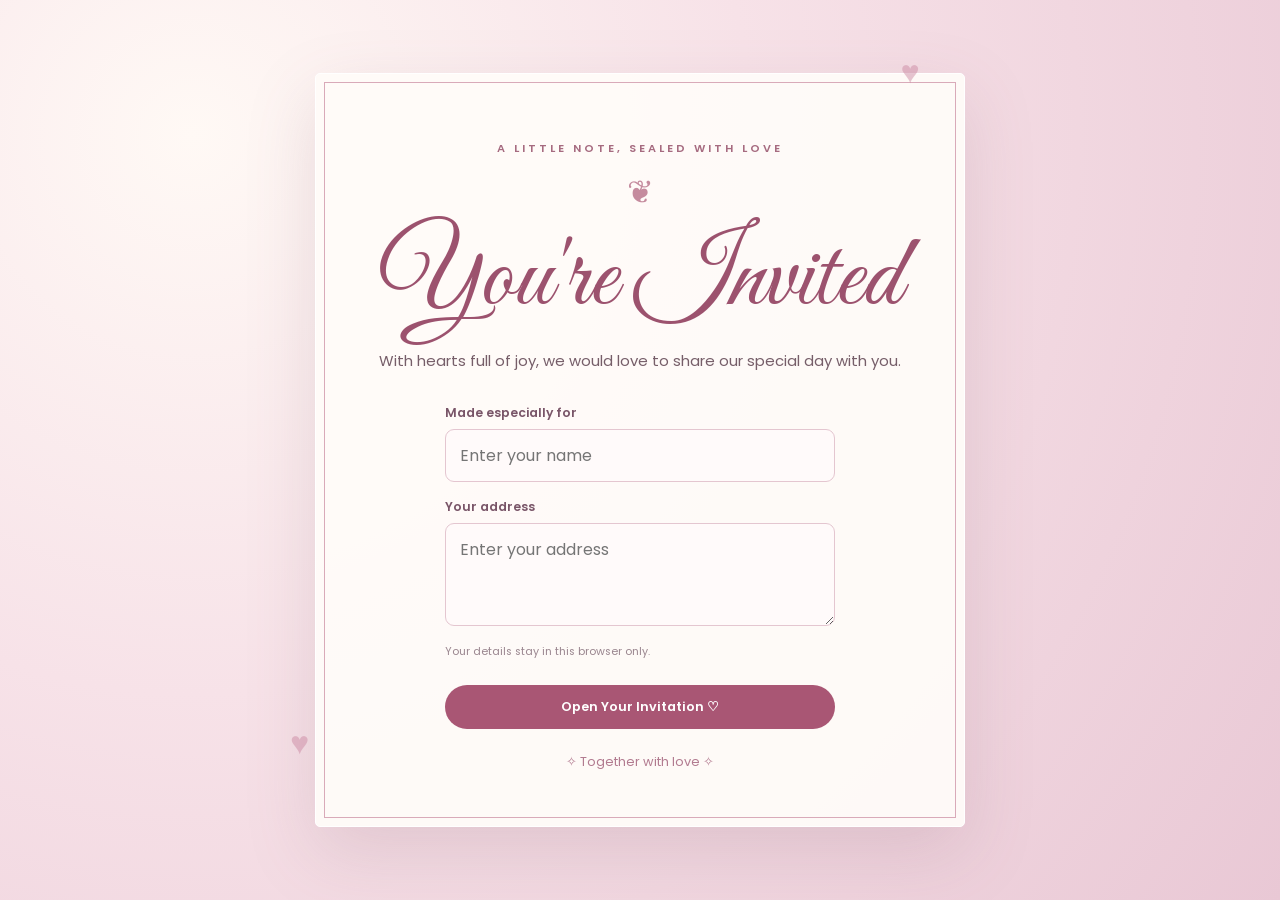
<file: index.html>
<!DOCTYPE html>
<html lang="en">

<head>
    <meta charset="UTF-8">
    <meta name="viewport" content="width=device-width, initial-scale=1.0">
    <title>A Wedding Invitation | With Love</title>

    <link rel="preconnect" href="https://fonts.googleapis.com">
    <link
        href="https://fonts.googleapis.com/css2?family=Great+Vibes&family=Playfair+Display:wght@400;600&family=Poppins:wght@300;400;500&display=swap"
        rel="stylesheet">

    <link rel="stylesheet" href="style.css">
</head>

<body class="invite-page">

    <main class="envelope-wrap">

        <div class="floating-heart heart-one">♥</div>
        <div class="floating-heart heart-two">♥</div>

        <section class="envelope-card">

            <p class="eyebrow">A little note, sealed with love</p>

            <div class="ornament">❦</div>

            <h1 class="script-heading">You're Invited</h1>

            <p class="intro">
                With hearts full of joy, we would love
                to share our special day with you.
            </p>

            <div class="recipient-form">

                <label for="guestName">Made especially for</label>

                <input type="text" id="guestName" placeholder="Enter your name" maxlength="70" required>

                <label for="guestAddress">Your address</label>

                <textarea id="guestAddress" rows="3" placeholder="Enter your address" maxlength="220"
                    required></textarea>

                <p class="hint">
                    Your details stay in this browser only.
                </p>

                <button class="btn btn-rose" id="openInvite" type="button">
                    Open Your Invitation ♡
                </button>

                <p class="form-error" id="formError"></p>

            </div>

            <div class="bottom-flourish">
                ✧ Together with love ✧
            </div>

        </section>

    </main>

    <script src="script.js"></script>

</body>

</html>
</file>
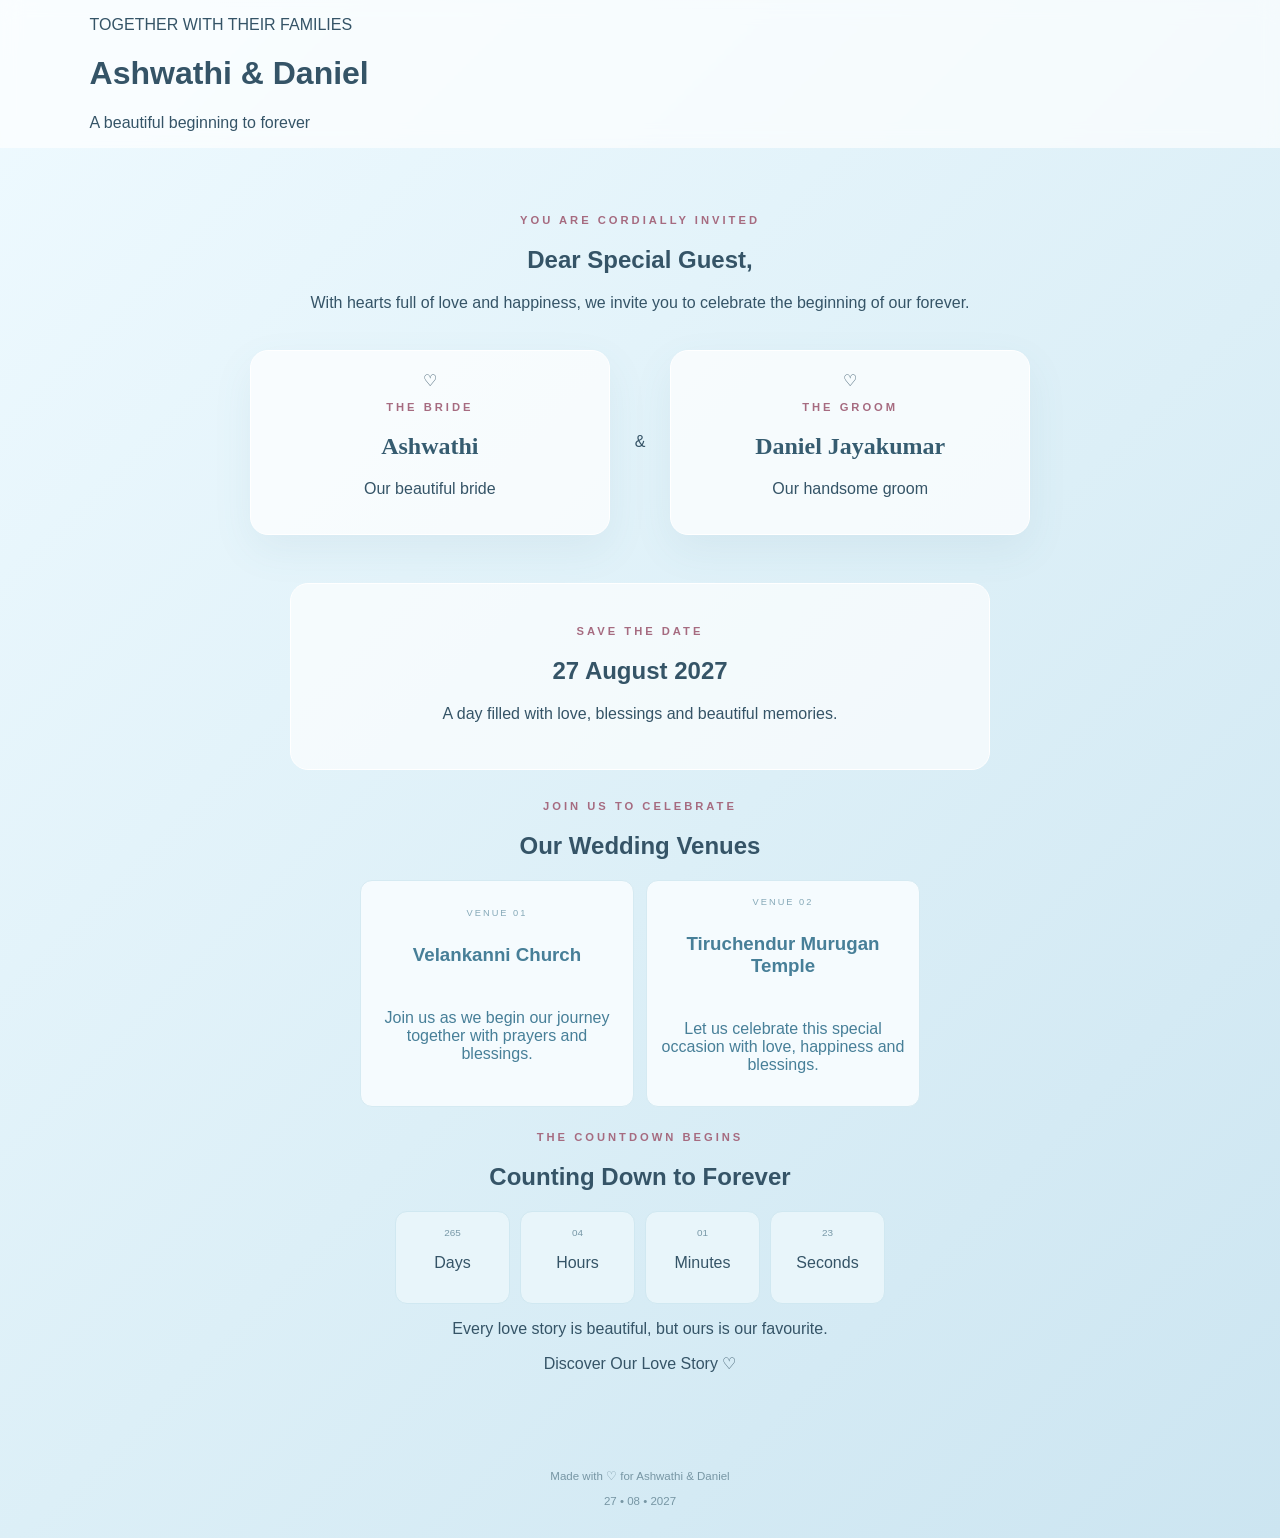
<file: couple.html>
<!DOCTYPE html>
<html lang="en">

<head>
    <meta charset="UTF-8">
    <meta name="viewport" content="width=device-width, initial-scale=1.0">

    <title>Ashwathi & Daniel | Wedding Invitation</title>

    <!-- Connect the external CSS file -->
    <link rel="stylesheet" href="./style.css">
</head>

<body class="blue-page">

    <!-- Header -->
    <header class="site-header">
        <div class="header-content">
            <p class="small-heading">TOGETHER WITH THEIR FAMILIES</p>
            <h1>Ashwathi <span>&</span> Daniel</h1>
            <p class="header-subtitle">A beautiful beginning to forever</p>
        </div>
    </header>

    <!-- Main Content -->
    <main class="couple-main">

        <!-- Guest Welcome -->
        <section class="welcome-section">
            <p class="eyebrow">YOU ARE CORDIALLY INVITED</p>
            <h2>Dear <span id="guestName">Special Guest</span>,</h2>
            <p>
                With hearts full of love and happiness, we invite you
                to celebrate the beginning of our forever.
            </p>
            <p id="guestAddress" class="guest-address"></p>
        </section>

        <!-- Couple Details -->
        <section class="couple-grid">

            <div class="person-card">
                <div class="person-decoration">♡</div>
                <p class="eyebrow">THE BRIDE</p>
                <h2>Ashwathi</h2>
                <p>Our beautiful bride</p>
            </div>

            <div class="couple-symbol">&</div>

            <div class="person-card">
                <div class="person-decoration">♡</div>
                <p class="eyebrow">THE GROOM</p>
                <h2>Daniel Jayakumar</h2>
                <p>Our handsome groom</p>
            </div>

        </section>

        <!-- Wedding Date -->
        <section class="event-panel">
            <p class="eyebrow">SAVE THE DATE</p>
            <h2>27 August 2027</h2>
            <p class="event-description">
                A day filled with love, blessings and beautiful memories.
            </p>
        </section>

        <!-- Wedding Venues -->
        <section class="venue-section">

            <p class="eyebrow">JOIN US TO CELEBRATE</p>
            <h2 class="section-heading">Our Wedding Venues</h2>

            <div class="venue-list">

                <!-- Venue 1 -->
                <div class="venue-card">
                    <span class="venue-number">VENUE 01</span>
                    <h3>Velankanni Church</h3>
                    <p>
                        Join us as we begin our journey together
                        with prayers and blessings.
                    </p>
                </div>

                <!-- Venue 2 -->
                <div class="venue-card">
                    <span class="venue-number">VENUE 02</span>
                    <h3>Tiruchendur Murugan Temple</h3>
                    <p>
                        Let us celebrate this special occasion
                        with love, happiness and blessings.
                    </p>
                </div>

            </div>
        </section>

        <!-- Countdown -->
        <section class="countdown-section">
            <p class="eyebrow">THE COUNTDOWN BEGINS</p>
            <h2>Counting Down to Forever</h2>

            <div class="countdown" id="countdown">

                <div class="countdown-item">
                    <span id="days">00</span>
                    <p>Days</p>
                </div>

                <div class="countdown-item">
                    <span id="hours">00</span>
                    <p>Hours</p>
                </div>

                <div class="countdown-item">
                    <span id="minutes">00</span>
                    <p>Minutes</p>
                </div>

                <div class="countdown-item">
                    <span id="seconds">00</span>
                    <p>Seconds</p>
                </div>

            </div>
        </section>

        <!-- Navigation -->
        <section class="navigation-section">
            <p>Every love story is beautiful, but ours is our favourite.</p>

            <a href="our-love.html" class="primary-button">
                Discover Our Love Story ♡
            </a>
        </section>

    </main>

    <!-- Footer -->
    <footer class="site-footer">
        <p>Made with ♡ for Ashwathi & Daniel</p>
        <p>27 • 08 • 2027</p>
    </footer>

    <!-- JavaScript -->
    <script src="./script.js"></script>

</body>

</html>
</file>
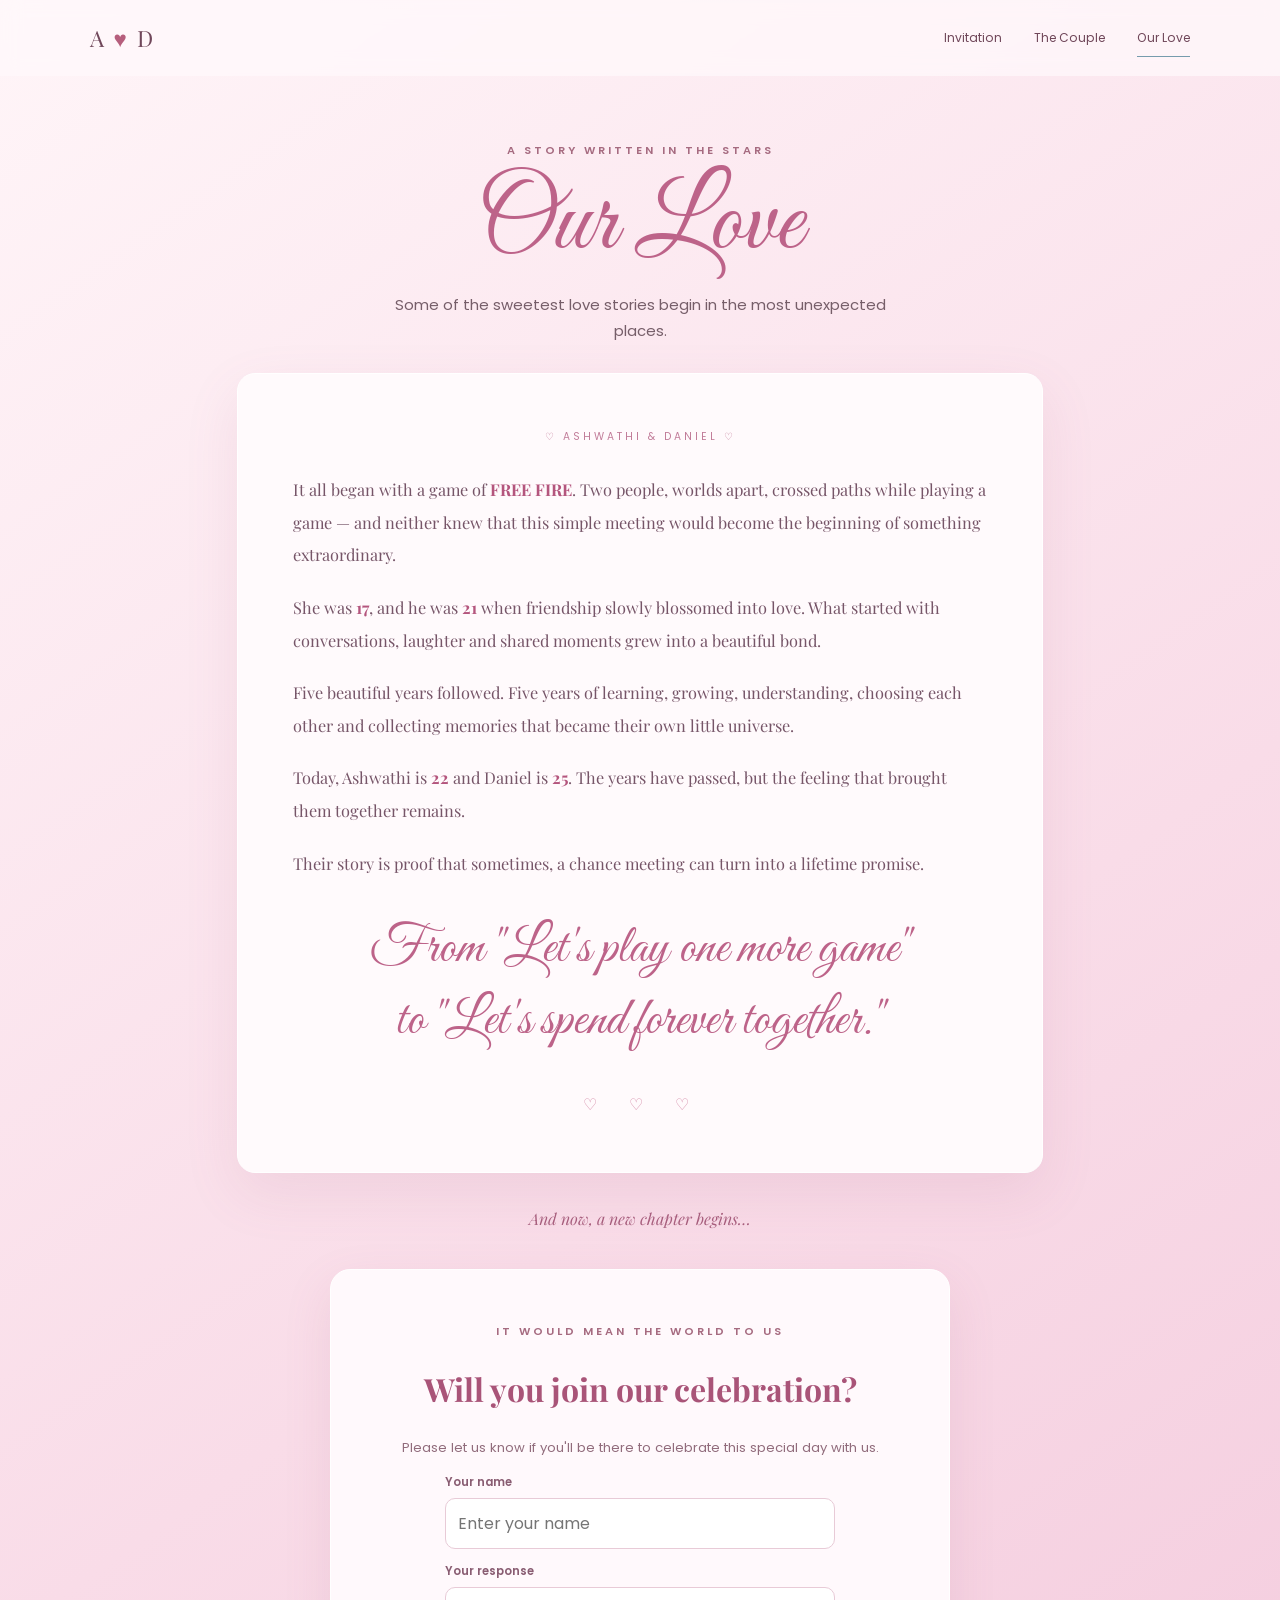
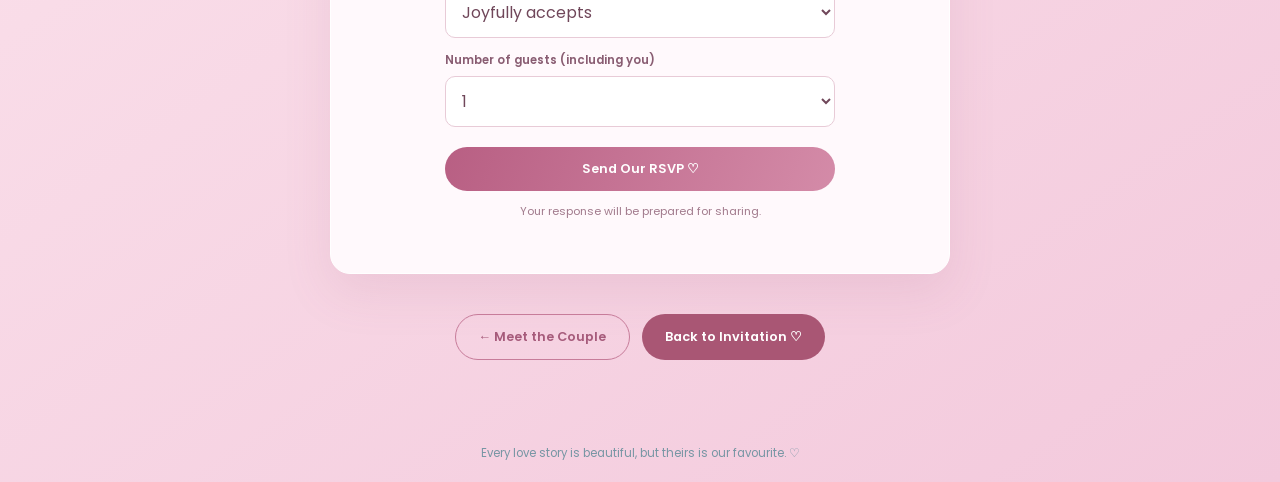
<file: our-love.html>
<!DOCTYPE html>
<html lang="en">

<head>
    <meta charset="UTF-8">
    <meta name="viewport" content="width=device-width, initial-scale=1.0">

    <title>Our Love | Ashwathi & Daniel</title>

    <link
        href="https://fonts.googleapis.com/css2?family=Great+Vibes&family=Playfair+Display:wght@400;500;600&family=Poppins:wght@300;400;500&display=swap"
        rel="stylesheet">

    <link rel="stylesheet" href="style.css">
</head>

<body class="pink-page">

    <header class="site-header pink-header">

        <a class="brand" href="index.html">A <span>♥</span> D</a>

        <nav>
            <a href="index.html">Invitation</a>
            <a href="couple.html">The Couple</a>
            <a class="active" href="our-love.html">Our Love</a>
        </nav>

    </header>

    <main class="love-main">

        <p class="eyebrow">A story written in the stars</p>

        <h1 class="script-heading pink-script">Our Love</h1>

        <p class="section-intro">
            Some of the sweetest love stories begin
            in the most unexpected places.
        </p>

        <section class="story-card">

            <div class="story-top">
                ♡ ASHWATHI & DANIEL ♡
            </div>

            <p>
                It all began with a game of
                <strong>FREE FIRE</strong>.

                Two people, worlds apart, crossed paths
                while playing a game — and neither knew
                that this simple meeting would become
                the beginning of something extraordinary.
            </p>

            <p>
                She was <strong>17</strong>, and he was
                <strong>21</strong> when friendship slowly
                blossomed into love.

                What started with conversations, laughter
                and shared moments grew into a beautiful bond.
            </p>

            <p>
                Five beautiful years followed.

                Five years of learning, growing,
                understanding, choosing each other
                and collecting memories that became
                their own little universe.
            </p>

            <p>
                Today, Ashwathi is <strong>22</strong>
                and Daniel is <strong>25</strong>.

                The years have passed, but the feeling
                that brought them together remains.
            </p>

            <p>
                Their story is proof that sometimes,
                a chance meeting can turn into
                a lifetime promise.
            </p>

            <div class="story-ending">
                From "Let's play one more game"
                <br>
                to "Let's spend forever together."
            </div>

            <div class="heart-divider">
                ♡　♡　♡
            </div>

        </section>

        <div class="closing-line">
            And now, a new chapter begins…
        </div>

        <!-- RSVP SECTION -->

        <section class="rsvp-panel" id="rsvp">

            <p class="eyebrow">
                It would mean the world to us
            </p>

            <h2 class="rsvp-title">
                Will you join our celebration?
            </h2>

            <p class="rsvp-copy">
                Please let us know if you'll be there
                to celebrate this special day with us.
            </p>

            <form id="rsvpForm" class="rsvp-form">

                <label for="rsvpName">Your name</label>

                <input id="rsvpName" name="name" maxlength="70" required placeholder="Enter your name">

                <label for="attendance">Your response</label>

                <select id="attendance" name="attendance" required>
                    <option value="Joyfully accepts">
                        Joyfully accepts
                    </option>

                    <option value="Regretfully declines">
                        Regretfully declines
                    </option>
                </select>

                <label for="guestCount">
                    Number of guests (including you)
                </label>

                <select id="guestCount" name="guests">
                    <option>1</option>
                    <option>2</option>
                    <option>3</option>
                    <option>4</option>
                    <option>5</option>
                </select>

                <button class="btn btn-rose rsvp-button" type="submit">
                    Send Our RSVP ♡
                </button>

                <p class="rsvp-status" id="rsvpStatus" aria-live="polite">
                    Your response will be prepared for sharing.
                </p>

            </form>

        </section>

        <div class="page-actions">

            <a class="btn btn-outline-pink" href="couple.html">
                ← Meet the Couple
            </a>

            <a class="btn btn-rose" href="index.html">
                Back to Invitation ♡
            </a>

        </div>

    </main>

    <footer>
        Every love story is beautiful,
        but theirs is our favourite. ♡
    </footer>

    <script src="script.js"></script>

</body>

</html>
</file>
<file: style.css>
* {
    box-sizing: border-box;
}

html {
    scroll-behavior: smooth;
}

body {
    margin: 0;
    font-family: 'Poppins', sans-serif;
    min-height: 100vh;
}

a {
    color: inherit;
    text-decoration: none;
}

button,
input,
textarea,
select {
    font: inherit;
}

/* COMMON */

.script-heading {
    font-family: 'Great Vibes', cursive;
    font-weight: 400;
    font-size: clamp(3.7rem, 9vw, 6.5rem);
    line-height: 1.05;
    margin: 10px 0;
}

.eyebrow {
    text-transform: uppercase;
    letter-spacing: 3px;
    font-size: .7rem;
    font-weight: 600;
    color: #a66b80;
}

.intro,
.section-intro {
    max-width: 540px;
    margin: 12px auto 28px;
    line-height: 1.8;
    font-size: .93rem;
    color: #765e69;
}

.btn {
    display: inline-flex;
    align-items: center;
    justify-content: center;
    gap: 10px;
    border: 0;
    border-radius: 30px;
    padding: 13px 23px;
    font-size: .8rem;
    font-weight: 600;
    cursor: pointer;
    transition: .2s;
}

.btn:hover {
    transform: translateY(-2px);
    box-shadow: 0 8px 20px #68404b20;
}

.btn-rose {
    background: #a95674;
    color: white;
}

/* PAGE 1 - INVITATION */

.invite-page {
    background: radial-gradient(circle at 15% 15%,
            #fff9f5,
            #f7e2e8 42%,
            #e9c8d5);

    display: grid;
    place-items: center;
    padding: 35px 16px;
}

.envelope-wrap {
    width: min(100%, 650px);
    position: relative;
}

.envelope-card {
    text-align: center;
    background: rgba(255, 252, 249, .94);
    border: 1px solid white;
    border-radius: 5px;
    padding: clamp(28px, 6vw, 55px);
    box-shadow: 0 25px 70px #85566b2b;
    outline: 1px solid #d9aab9;
    outline-offset: -10px;
}

.ornament {
    font-size: 2rem;
    color: #c58b9e;
    margin: 8px;
}

.envelope-card .script-heading {
    color: #9c526e;
}

.recipient-form {
    max-width: 390px;
    margin: 30px auto 0;
    text-align: left;
}

.recipient-form label {
    display: block;
    font-size: .77rem;
    font-weight: 600;
    color: #795568;
    margin: 16px 0 7px;
}

.recipient-form input,
.recipient-form textarea {
    width: 100%;
    border: 1px solid #e4c6d0;
    background: #fffafa;
    border-radius: 9px;
    padding: 13px 14px;
    outline: none;
    color: #493842;
    resize: vertical;
}

.recipient-form .btn {
    width: 100%;
    margin-top: 14px;
}

.hint {
    font-size: .68rem;
    color: #9b8790;
}

.form-error {
    color: #b43d55;
    font-size: .72rem;
    text-align: center;
}

.bottom-flourish {
    color: #b27b90;
    font-size: .8rem;
    margin-top: 24px;
}

.floating-heart {
    position: absolute;
    color: #c9829d;
    opacity: .45;
    font-size: 2rem;
    animation: float 5s ease-in-out infinite;
}

.heart-one {
    top: -25px;
    right: 7%;
}

.heart-two {
    bottom: 8%;
    left: -25px;
}

@keyframes float {
    50% {
        transform: translateY(-13px) rotate(10deg);
    }
}

/* NAVIGATION */

.site-header {
    min-height: 76px;
    display: flex;
    align-items: center;
    justify-content: space-between;
    padding: 0 clamp(20px, 7vw, 90px);
    background: #ffffffa8;
    backdrop-filter: blur(10px);
}

.brand {
    font-family: 'Playfair Display', serif;
    font-size: 1.4rem;
    letter-spacing: 2px;
}

.brand span {
    color: #b65e7c;
}

.site-header nav {
    display: flex;
    gap: clamp(12px, 3vw, 32px);
    font-size: .76rem;
}

.site-header nav a {
    padding: 9px 0;
}

.site-header nav a.active {
    border-bottom: 1px solid #769bad;
}

/* PAGE 2 - BLUE THEME */

.blue-page {
    background: linear-gradient(135deg,
            #effaff,
            #dceff7 55%,
            #cce5f1);

    color: #355467;
}

.couple-main,
.love-main {
    text-align: center;
    max-width: 1050px;
    margin: auto;
    padding: 55px 22px 65px;
}

.blue-ink {
    color: #648da2;
}

.blue-script {
    color: #4d849e;
}

.couple-grid {
    display: grid;
    grid-template-columns: 1fr auto 1fr;
    align-items: center;
    gap: 25px;
    max-width: 780px;
    margin: 38px auto;
}

.person-card {
    background: #ffffffb8;
    border: 1px solid white;
    border-radius: 18px;
    padding: 20px;
    box-shadow: 0 15px 40px #477b9014;
}

.portrait-placeholder {
    height: 220px;
    border-radius: 12px;
    display: flex;
    flex-direction: column;
    align-items: center;
    justify-content: center;
    gap: 10px;
}

.portrait-placeholder span {
    font-family: 'Great Vibes', cursive;
    font-size: 5rem;
}

.portrait-placeholder small {
    letter-spacing: 3px;
    font-size: .62rem;
}

.bride-art {
    background: linear-gradient(145deg, #f9e8ed, #f5d5e1);
    color: #ad7188;
}

.groom-art {
    background: linear-gradient(145deg, #e5f5fc, #c9e6f2);
    color: #578ba5;
}

.role {
    text-transform: uppercase;
    letter-spacing: 2px;
    font-size: .65rem;
    color: #7893a0;
}

.person-card h2 {
    font-family: 'Playfair Display', serif;
    color: #365c70;
}

.person-note {
    font-size: .78rem;
    color: #718895;
}

.ampersand {
    font-family: 'Great Vibes', cursive;
    font-size: 3.8rem;
    color: #6c9db2;
}

.quote-panel {
    font-family: 'Playfair Display', serif;
    font-style: italic;
    color: #527b8f;
    margin: 35px auto;
    padding: 22px;
    border-top: 1px solid #a9cbd9;
    border-bottom: 1px solid #a9cbd9;
}

.recipient-note {
    font-size: .75rem;
    color: #62889a;
    margin: 15px;
}

.btn-blue {
    background: #548ba5;
    color: white;
}

.btn-outline-blue {
    border: 1px solid #76a5b9;
    color: #477b91;
    background: transparent;
}

/* DATE AND COUNTDOWN */

.event-panel {
    max-width: 700px;
    margin: 48px auto 30px;
    padding: 30px 22px;
    background: #ffffffa8;
    border: 1px solid white;
    border-radius: 18px;
}

.event-date {
    font-family: 'Playfair Display', serif;
    font-size: clamp(1.7rem, 5vw, 2.5rem);
    color: #477f98;
    margin: 8px 0;
}

.venue-list {
    display: grid;
    grid-template-columns: repeat(2, minmax(0, 1fr));
    gap: 12px;
    max-width: 560px;
    margin: 14px auto 24px;
}

.venue-card {
    display: flex;
    flex-direction: column;
    justify-content: center;
    gap: 8px;
    min-height: 94px;
    padding: 16px 12px;
    background: #f5fbfe;
    border: 1px solid #d5eaf2;
    border-radius: 12px;
    color: #477f98;
}

.venue-card strong {
    font-family: 'Playfair Display', serif;
    font-size: 1rem;
    font-weight: 500;
    line-height: 1.4;
}

.venue-number {
    font-size: .58rem;
    letter-spacing: 2px;
    color: #86a9b8;
}

.countdown {
    display: grid;
    grid-template-columns: repeat(4, 1fr);
    gap: 10px;
    max-width: 490px;
    margin: 0 auto;
}

.countdown div {
    background: #e8f5fa;
    border: 1px solid #d0e8f1;
    border-radius: 12px;
    padding: 15px 6px;
}

.countdown strong {
    display: block;
    font-family: 'Playfair Display', serif;
    font-size: 2rem;
    color: #477f98;
}

.countdown span {
    display: block;
    font-size: .62rem;
    text-transform: uppercase;
    color: #7898a7;
}

/* PAGE 3 - PINK THEME */

.pink-page {
    background: linear-gradient(145deg,
            #fff5f8,
            #f9dce8 55%,
            #f3c9dc);

    color: #70475a;
}

.pink-header {
    background: #fff8fbbd;
}

.pink-script {
    color: #bd6389;
}

.love-main {
    max-width: 850px;
}

.story-card {
    background: #fffafc;
    border: 1px solid white;
    border-radius: 18px;
    padding: clamp(25px, 6vw, 55px);
    box-shadow: 0 20px 55px #a85e7d1c;
}

.story-top {
    font-size: .65rem;
    letter-spacing: 3px;
    color: #c17b98;
    margin-bottom: 28px;
}

.story-card p {
    font-family: 'Playfair Display', serif;
    font-size: 1.02rem;
    line-height: 2;
    color: #765568;
    text-align: left;
    margin-bottom: 20px;
}

.story-card strong {
    color: #b4557d;
}

.story-ending {
    font-family: 'Great Vibes', cursive;
    font-size: clamp(2rem, 5vw, 3.3rem);
    line-height: 1.35;
    color: #bd6389;
    margin: 35px 0;
}

.heart-divider {
    color: #d48ba8;
    letter-spacing: 8px;
}

.closing-line {
    font-family: 'Playfair Display', serif;
    font-style: italic;
    color: #a75e7d;
    margin: 35px 0;
}

/* RSVP */

.rsvp-panel {
    max-width: 620px;
    margin: 40px auto;
    padding: clamp(25px, 5vw, 42px);
    background: #fff9fc;
    border: 1px solid white;
    border-radius: 20px;
    box-shadow: 0 18px 48px #a85e7d20;
}

.rsvp-title {
    font-family: 'Playfair Display', serif;
    color: #a95478;
    font-size: 2rem;
}

.rsvp-copy {
    font-size: .82rem;
    color: #916c7c;
    line-height: 1.8;
}

.rsvp-form {
    max-width: 390px;
    margin: auto;
    text-align: left;
}

.rsvp-form label {
    display: block;
    font-size: .73rem;
    font-weight: 600;
    color: #895d72;
    margin: 14px 0 7px;
}

.rsvp-form input,
.rsvp-form select {
    width: 100%;
    border: 1px solid #e8cbd7;
    border-radius: 10px;
    padding: 12px;
    background: white;
    color: #70475a;
}

.rsvp-button {
    width: 100%;
    margin-top: 20px;
    background: linear-gradient(110deg, #b85f83, #d48ba8);
}

.rsvp-status {
    text-align: center;
    font-size: .69rem;
    color: #a27b8d;
    margin-top: 12px;
}

.btn-outline-pink {
    border: 1px solid #c77c9a;
    color: #a65b7b;
    background: transparent;
}

/* FOOTER AND RESPONSIVENESS */

footer {
    text-align: center;
    padding: 20px;
    color: #7796a4;
    font-size: .72rem;
}

.page-actions {
    display: flex;
    justify-content: center;
    gap: 12px;
    flex-wrap: wrap;
    margin-top: 30px;
}

@media(max-width:650px) {

    .site-header {
        padding: 14px 18px;
        flex-wrap: wrap;
    }

    .site-header nav {
        width: 100%;
        justify-content: space-between;
    }

    .couple-grid {
        grid-template-columns: 1fr;
        max-width: 360px;
        gap: 12px;
    }

    .ampersand {
        font-size: 2.5rem;
    }

    .portrait-placeholder {
        height: 180px;
    }

    .venue-list {
        grid-template-columns: 1fr;
    }

    .countdown {
        gap: 6px;
    }

    .countdown strong {
        font-size: 1.5rem;
    }

    .story-card p {
        font-size: .94rem;
    }

    .floating-heart {
        display: none;
    }
}
</file>
